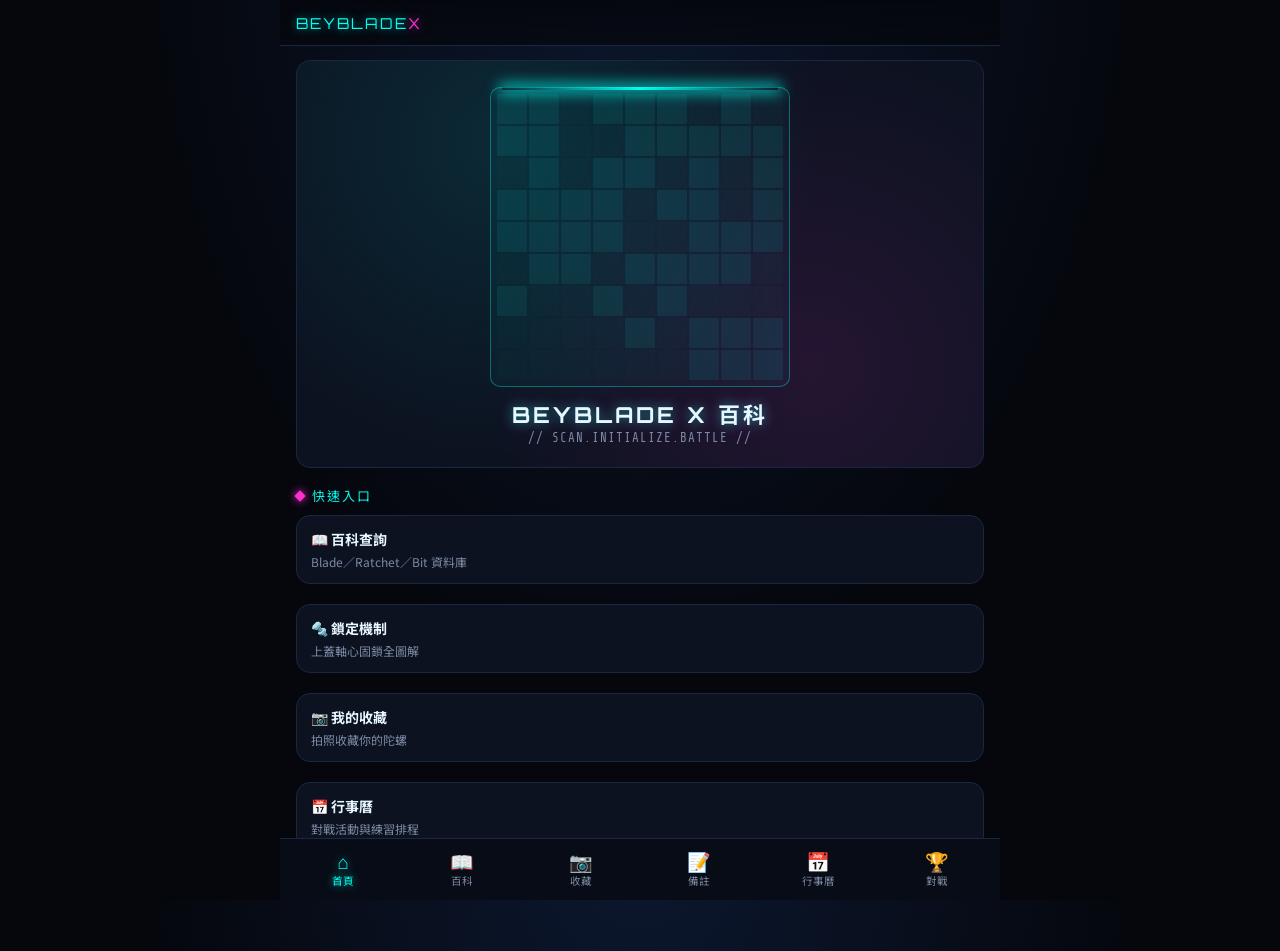
<file: index.html>
<!DOCTYPE html>
<html lang="zh-Hant">
<head>
<meta charset="UTF-8">
<meta name="viewport" content="width=device-width, initial-scale=1, viewport-fit=cover, maximum-scale=1">
<title>BEYBLADE X 百科</title>
<meta name="description" content="Cyberpunk 風格 BEYBLADE X 百科：刀刃／軸心／底尖資料庫、鎖定機制圖解、我的收藏、備註、行事曆與對戰紀錄。">
<meta name="theme-color" content="#05070d">
<link rel="manifest" href="manifest.json">
<link rel="icon" href="icons/icon-192.png">
<link rel="apple-touch-icon" href="icons/icon-192.png">
<meta name="apple-mobile-web-app-capable" content="yes">
<meta name="apple-mobile-web-app-status-bar-style" content="black-translucent">
<meta name="apple-mobile-web-app-title" content="BX 百科">
<link rel="preconnect" href="https://fonts.googleapis.com">
<link href="https://fonts.googleapis.com/css2?family=Orbitron:wght@600;800&family=Share+Tech+Mono&family=Noto+Sans+TC:wght@400;500;700&display=swap" rel="stylesheet">
<link rel="stylesheet" href="style.css">
</head>
<body>
<div class="app">

  <header class="topbar">
    <div class="logo">BEYBLADE<span>X</span></div>
    <div class="search-wrap" id="search-wrap" style="display:none;">
      <input type="search" id="search-input" placeholder="搜尋 Blade／Ratchet／Bit...">
    </div>
  </header>

  <main>

    <!-- ===== 首頁 ===== -->
    <section class="screen active" id="screen-home">
      <div class="hero">
        <div class="hero-stage">
          <div class="qr-grid" id="qr-grid"></div>
          <div class="scanline"></div>
          <div class="beys">
            <div class="bey cyan" id="bey-cyan"></div>
            <div class="bey magenta" id="bey-magenta"></div>
          </div>
          <div class="clash-spark"></div>
        </div>
        <h1>BEYBLADE X 百科</h1>
        <p class="tag">// SCAN.INITIALIZE.BATTLE //</p>
      </div>

      <div class="section-title">快速入口</div>
      <div class="grid2">
        <div class="card clickable" data-nav="screen-encyclopedia">
          <h3 style="margin:0 0 4px;font-size:14px;">📖 百科查詢</h3>
          <p class="small muted" style="margin:0;">Blade／Ratchet／Bit 資料庫</p>
        </div>
        <div class="card clickable" data-nav="screen-encyclopedia" data-lock="1">
          <h3 style="margin:0 0 4px;font-size:14px;">🔩 鎖定機制</h3>
          <p class="small muted" style="margin:0;">上蓋軸心固鎖全圖解</p>
        </div>
        <div class="card clickable" data-nav="screen-collection">
          <h3 style="margin:0 0 4px;font-size:14px;">📷 我的收藏</h3>
          <p class="small muted" style="margin:0;">拍照收藏你的陀螺</p>
        </div>
        <div class="card clickable" data-nav="screen-calendar">
          <h3 style="margin:0 0 4px;font-size:14px;">📅 行事曆</h3>
          <p class="small muted" style="margin:0;">對戰活動與練習排程</p>
        </div>
      </div>
    </section>

    <!-- ===== 百科 ===== -->
    <section class="screen" id="screen-encyclopedia">
      <div class="chiprow" id="part-tabs">
        <button class="chip active" data-part="blade">Blade 刀刃</button>
        <button class="chip" data-part="ratchet">Ratchet 軸心</button>
        <button class="chip" data-part="bit">Bit 底尖</button>
        <button class="chip" data-part="lock">🔩 鎖定機制</button>
      </div>

      <div id="part-search-area">
        <div class="chiprow" id="part-filters"></div>
      </div>
      <div id="part-list"></div>

      <div id="lock-explainer" class="lock-explainer" style="display:none;">
        <div class="section-title">上蓋・軸心・固鎖 全圖解</div>
        <p class="small muted" style="margin-top:-4px;">BEYBLADE X 的三段式結構：Blade（刀刃）／Ratchet（軸心）／Bit（底尖），中間的 Ratchet 就是負責「固鎖」與「爆裂（Burst）」判定的關鍵零件。</p>

        <div class="lock-diagram">
          <div class="lock-step" data-n="1">
            <div class="part-shape"></div>
            <div class="txt">
              <h4>Blade（刀刃）＋ Lock Chip（鎖定晶片）</h4>
              <p>刀刃底部有鎖定晶片（常見為塑膠晶片或金屬晶片），會卡進 Ratchet 頂端的凹槽。金屬晶片較重、卡合較穩，塑膠晶片較輕、有利加速旋轉。</p>
            </div>
          </div>
          <div class="lock-step" data-n="2">
            <div class="part-shape"></div>
            <div class="txt">
              <h4>Ratchet 上半部：Socket（卡榫）＋ Latch（扣鎖）</h4>
              <p>Ratchet 頂端的卡榫與扣鎖組成「雙穩態卡扣」，平常鎖緊固定 Blade；當受到夠強的撞擊，卡榫會瞬間轉到「解鎖」位置，讓刀刃鬆脫，這就是俗稱的 Burst（爆裂判定）。</p>
            </div>
          </div>
          <div class="lock-step" data-n="3">
            <div class="part-shape"></div>
            <div class="txt">
              <h4>Ratchet 下半部：Shaft（軸柱）＋ Base（底座）</h4>
              <p>軸柱與底座決定了 Ratchet 的「身高」規格（例如 60、70、80），也決定能搭配哪種摩擦力的 Bit——身高數字越大，底座越高、握持 Bit 的力道通常也越紮實。</p>
            </div>
          </div>
          <div class="lock-step" data-n="4">
            <div class="part-shape"></div>
            <div class="txt">
              <h4>Bit（底尖）卡入 Base</h4>
              <p>Bit 靠摩擦力卡進 Base 底部，不同底尖形狀（尖、扁、球狀…）會直接影響旋轉時間、位移方式與攻防手感，是整組配裝最後也是最關鍵的手感調校。</p>
            </div>
          </div>
        </div>

        <div class="card">
          <h4 style="margin:0 0 6px;font-size:13.5px;">💡 組裝小提醒</h4>
          <p class="small" style="margin:0;color:#b7c6dd;line-height:1.7;">1. 鎖上 Ratchet 前先確認卡榫方向對齊凹槽再壓緊。<br>2. 螺絲鎖太緊或太鬆都會讓固鎖不穩，建議請大人協助用十字或三爪螺絲起子鎖到「剛好卡緊」即可。<br>3. 固鎖鬆動時陀螺容易提早解體，別忘了定期檢查喔！</p>
        </div>
      </div>
    </section>

    <!-- ===== 收藏 ===== -->
    <section class="screen" id="screen-collection">
      <div class="section-title" style="display:flex;justify-content:space-between;align-items:center;">
        <span>我的收藏</span>
        <button class="btn sm" id="btn-add-collect">＋ 新增收藏</button>
      </div>
      <div class="grid2" id="collection-grid"></div>
    </section>

    <!-- ===== 備註 ===== -->
    <section class="screen" id="screen-notes">
      <div class="section-title" style="display:flex;justify-content:space-between;align-items:center;">
        <span>自訂備註</span>
        <button class="btn sm" id="btn-add-note">＋ 新增備註</button>
      </div>
      <div id="notes-list"></div>
    </section>

    <!-- ===== 行事曆 ===== -->
    <section class="screen" id="screen-calendar">
      <div class="section-title" style="display:flex;justify-content:space-between;align-items:center;">
        <span>行事曆</span>
        <button class="btn sm" id="btn-add-event">＋ 新增活動</button>
      </div>
      <div class="card">
        <div class="cal-head">
          <button class="btn ghost sm" id="cal-prev">←</button>
          <h3 id="cal-title"></h3>
          <button class="btn ghost sm" id="cal-next">→</button>
        </div>
        <div class="cal-grid" id="cal-grid"></div>
      </div>
      <div class="section-title" id="day-label"></div>
      <div id="day-events"></div>
    </section>

    <!-- ===== 對戰紀錄 ===== -->
    <section class="screen" id="screen-battles">
      <div class="section-title" style="display:flex;justify-content:space-between;align-items:center;">
        <span>對戰紀錄</span>
        <button class="btn sm" id="btn-add-battle">＋ 新增紀錄</button>
      </div>
      <div id="battle-stats"></div>
      <div id="battles-list"></div>
    </section>

  </main>

  <nav class="tabbar">
    <button class="active" data-target="screen-home"><span class="ic">⌂</span>首頁</button>
    <button data-target="screen-encyclopedia"><span class="ic">📖</span>百科</button>
    <button data-target="screen-collection"><span class="ic">📷</span>收藏</button>
    <button data-target="screen-notes"><span class="ic">📝</span>備註</button>
    <button data-target="screen-calendar"><span class="ic">📅</span>行事曆</button>
    <button data-target="screen-battles"><span class="ic">🏆</span>對戰</button>
  </nav>

  <div class="modal-backdrop" id="modal-backdrop">
    <div class="modal">
      <div class="modal-head">
        <h2 id="modal-title"></h2>
        <button class="modal-close" id="modal-close">✕</button>
      </div>
      <div id="modal-body"></div>
    </div>
  </div>

  <div class="toast" id="toast"></div>

</div>

<script src="app.js"></script>
<script>
  // home quick-entry cards navigate to the right tab (and optionally open lock explainer)
  document.querySelectorAll('[data-nav]').forEach(card => {
    card.addEventListener('click', () => {
      document.querySelector(`nav.tabbar button[data-target="${card.dataset.nav}"]`).click();
      if(card.dataset.lock){
        setTimeout(() => document.querySelector('#part-tabs button[data-part="lock"]').click(), 0);
      }
    });
  });
</script>
</body>
</html>
</file>
<file: style.css>
/* ============ BEYBLADE X 百科 — Cyberpunk theme ============ */
:root{
  --bg: #05070d;
  --bg-panel: #0c1220;
  --bg-panel-2: #0f1729;
  --line: #1b2740;
  --cyan: #00fff2;
  --cyan-dim: #0891a3;
  --magenta: #ff2fd0;
  --magenta-dim: #a3208c;
  --purple: #7b2ff7;
  --text: #e6f7ff;
  --muted: #7c8aa3;
  --danger: #ff4d5e;
  --radius: 14px;
  --font-display: 'Orbitron', 'Noto Sans TC', sans-serif;
  --font-body: 'Noto Sans TC', 'Share Tech Mono', sans-serif;
  --font-mono: 'Share Tech Mono', 'Noto Sans TC', monospace;
}

*{ box-sizing: border-box; }
html,body{ height:100%; }
body{
  margin:0;
  background: radial-gradient(ellipse at 50% -10%, #0c1830 0%, var(--bg) 55%);
  color: var(--text);
  font-family: var(--font-body);
  -webkit-tap-highlight-color: transparent;
  overflow-x:hidden;
}

::selection{ background: var(--magenta); color:#05070d; }

a{ color: var(--cyan); }

:focus-visible{
  outline: 2px solid var(--cyan);
  outline-offset: 2px;
  border-radius: 4px;
}

button{ font-family: inherit; }

/* ---------- App shell ---------- */
.app{
  max-width: 720px;
  margin: 0 auto;
  min-height: 100dvh;
  display:flex;
  flex-direction:column;
  position:relative;
}

header.topbar{
  position: sticky; top:0; z-index: 20;
  display:flex; align-items:center; gap:10px;
  padding: 14px 16px 12px;
  background: linear-gradient(180deg, rgba(5,7,13,.96), rgba(5,7,13,.7));
  backdrop-filter: blur(6px);
  border-bottom: 1px solid var(--line);
}
header.topbar .logo{
  font-family: var(--font-display);
  letter-spacing: 2px;
  font-size: 15px;
  color: var(--cyan);
  text-shadow: 0 0 10px rgba(0,255,242,.6);
  white-space:nowrap;
}
header.topbar .logo span{ color: var(--magenta); text-shadow: 0 0 10px rgba(255,47,208,.6); }
header.topbar .search-wrap{ flex:1; position:relative; }
header.topbar input[type="search"]{
  width:100%;
  background: var(--bg-panel);
  border: 1px solid var(--line);
  color: var(--text);
  padding: 9px 12px 9px 34px;
  border-radius: 999px;
  font-size: 14px;
}
header.topbar input[type="search"]::placeholder{ color: var(--muted); }
header.topbar .search-wrap::before{
  content:"⌕";
  position:absolute; left:12px; top:50%; transform:translateY(-50%);
  color: var(--cyan); font-size:16px; pointer-events:none;
}

main{ flex:1; padding: 14px 16px 90px; }

.screen{ display:none; animation: fadein .25s ease; }
.screen.active{ display:block; }
@keyframes fadein{ from{opacity:0; transform:translateY(6px);} to{opacity:1; transform:none;} }

/* ---------- Bottom nav ---------- */
nav.tabbar{
  position: fixed; left:0; right:0; bottom:0; z-index:30;
  max-width: 720px; margin: 0 auto;
  display:flex;
  background: rgba(9,13,24,.95);
  backdrop-filter: blur(8px);
  border-top: 1px solid var(--line);
  padding: 6px 4px calc(6px + env(safe-area-inset-bottom));
}
nav.tabbar button{
  flex:1; background:none; border:none; color: var(--muted);
  display:flex; flex-direction:column; align-items:center; gap:3px;
  padding:6px 2px; font-size:10.5px; cursor:pointer; border-radius:10px;
}
nav.tabbar button .ic{ font-size:19px; line-height:1; }
nav.tabbar button.active{ color: var(--cyan); text-shadow: 0 0 8px rgba(0,255,242,.7); }
nav.tabbar button:active{ background: rgba(0,255,242,.08); }

/* ---------- Hero / intro (QR scan reveal) ---------- */
.hero{
  position: relative;
  border-radius: var(--radius);
  overflow:hidden;
  background:
    radial-gradient(circle at 30% 20%, rgba(0,255,242,.10), transparent 55%),
    radial-gradient(circle at 75% 75%, rgba(255,47,208,.10), transparent 55%),
    var(--bg-panel);
  border: 1px solid var(--line);
  padding: 22px 16px 18px;
  margin-bottom: 16px;
}
.hero-stage{
  position:relative;
  width: 100%;
  max-width: 300px;
  aspect-ratio: 1/1;
  margin: 4px auto 10px;
}
.qr-grid{
  position:absolute; inset:0;
  display:grid;
  grid-template-columns: repeat(9,1fr);
  grid-template-rows: repeat(9,1fr);
  gap:2px;
  padding: 6px;
  background: rgba(0,255,242,.03);
  border: 1px solid rgba(0,255,242,.35);
  border-radius: 10px;
}
.qr-grid i{
  background: rgba(0,255,242,.16);
  border-radius: 1px;
  animation: qrflicker 2.6s infinite;
  animation-delay: calc(var(--d) * 1ms);
}
@keyframes qrflicker{
  0%,100%{ opacity:.15; }
  50%{ opacity:.55; }
}
.scanline{
  position:absolute; left:4%; right:4%; height:3px;
  background: linear-gradient(90deg, transparent, var(--cyan), transparent);
  box-shadow: 0 0 14px 3px rgba(0,255,242,.8);
  animation: scan 2.6s ease-in-out infinite;
  pointer-events:none;
}
@keyframes scan{
  0%{ top:6%; opacity:0; }
  8%{ opacity:1; }
  50%{ top:94%; opacity:1; }
  58%{ opacity:0; }
  100%{ top:94%; opacity:0; }
}
.beys{
  position:absolute; inset:0;
  display:flex; align-items:center; justify-content:center;
  opacity:0;
  animation: beyreveal 2.6s ease-in-out infinite;
  pointer-events:none;
}
@keyframes beyreveal{
  0%,55%{ opacity:0; }
  70%{ opacity:1; }
  100%{ opacity:1; }
}
.bey{
  width: 34%;
  transform-origin:center;
}
.bey svg{ width:100%; height:100%; display:block; }
.bey.cyan{ animation: spin 0.9s linear infinite, slideInLeft 2.6s ease-in-out infinite; filter: drop-shadow(0 0 8px rgba(0,255,242,.85)); }
.bey.magenta{ animation: spin 0.9s linear infinite reverse, slideInRight 2.6s ease-in-out infinite; filter: drop-shadow(0 0 8px rgba(255,47,208,.85)); }
@keyframes spin{ to{ transform: rotate(360deg); } }
@keyframes slideInLeft{
  0%,58%{ margin-right:38%; }
  78%,100%{ margin-right:4%; }
}
@keyframes slideInRight{
  0%,58%{ margin-left:38%; }
  78%,100%{ margin-left:4%; }
}
.clash-spark{
  position:absolute; top:50%; left:50%; width:26%; height:26%;
  transform: translate(-50%,-50%) scale(0);
  border-radius:50%;
  background: radial-gradient(circle, #fff 0%, var(--cyan) 35%, var(--magenta) 70%, transparent 75%);
  animation: clash 2.6s ease-in-out infinite;
  pointer-events:none;
}
@keyframes clash{
  0%,76%{ transform: translate(-50%,-50%) scale(0); opacity:0; }
  82%{ transform: translate(-50%,-50%) scale(1.5); opacity:1; }
  92%{ transform: translate(-50%,-50%) scale(0.6); opacity:0; }
  100%{ opacity:0; }
}
.hero h1{
  font-family: var(--font-display);
  text-align:center;
  font-size: 22px;
  letter-spacing: 3px;
  margin: 6px 0 2px;
  color: var(--text);
  text-shadow: 0 0 12px rgba(0,255,242,.5), 0 0 22px rgba(255,47,208,.25);
}
.hero p.tag{
  text-align:center; color: var(--muted); font-size:12.5px; margin:0 0 4px;
  font-family: var(--font-mono); letter-spacing:1px;
}

@media (prefers-reduced-motion: reduce){
  .qr-grid i, .scanline, .beys, .bey.cyan, .bey.magenta, .clash-spark{ animation: none !important; }
  .beys{ opacity:1; }
}

/* ---------- Section headers ---------- */
.section-title{
  font-family: var(--font-display);
  font-size: 13px; letter-spacing:2px; color: var(--cyan);
  margin: 18px 0 10px; display:flex; align-items:center; gap:8px;
}
.section-title::before{ content:""; width:8px; height:8px; background:var(--magenta); box-shadow:0 0 8px var(--magenta); transform:rotate(45deg); }

/* ---------- Chips / filter row ---------- */
.chiprow{ display:flex; gap:8px; overflow-x:auto; padding-bottom:4px; margin-bottom:10px; }
.chiprow::-webkit-scrollbar{ display:none; }
.chip{
  flex: none;
  padding: 6px 14px; border-radius: 999px; font-size:12.5px;
  border: 1px solid var(--line); background: var(--bg-panel); color: var(--muted);
  cursor:pointer; white-space:nowrap;
}
.chip.active{ border-color: var(--cyan); color: var(--cyan); box-shadow: inset 0 0 10px rgba(0,255,242,.15); }

/* ---------- Cards ---------- */
.card{
  background: var(--bg-panel);
  border: 1px solid var(--line);
  border-radius: var(--radius);
  padding: 13px 14px;
  margin-bottom: 10px;
}
.card.clickable{ cursor:pointer; }
.card.clickable:active{ border-color: var(--cyan); }

.part-card{ display:flex; align-items:center; gap:12px; }
.part-badge{
  flex:none; width:46px; height:46px; border-radius:10px;
  display:flex; align-items:center; justify-content:center;
  font-family: var(--font-mono); font-size:11px; text-align:center;
  border: 1px solid var(--cyan); color: var(--cyan);
  background: rgba(0,255,242,.06);
}
.part-badge.magenta{ border-color: var(--magenta); color: var(--magenta); background: rgba(255,47,208,.06); }
.part-info{ flex:1; min-width:0; }
.part-info h3{ margin:0 0 2px; font-size:14.5px; }
.part-info .zh{ color: var(--muted); font-size:12px; margin:0 0 4px; }
.part-info p{ margin:0; font-size:12.5px; color:#b7c6dd; line-height:1.5; }
.tag-pill{
  display:inline-block; font-size:10.5px; padding:2px 8px; border-radius:999px;
  margin-top:6px; font-family: var(--font-mono); letter-spacing:.5px;
}
.tag-attack{ background: rgba(255,77,94,.15); color:#ff8a95; }
.tag-defense{ background: rgba(0,255,242,.15); color: var(--cyan); }
.tag-stamina{ background: rgba(123,47,247,.18); color:#c6a3ff; }
.tag-balance{ background: rgba(255,47,208,.15); color: var(--magenta); }
.tag-simple, .tag-special{ background: rgba(124,138,163,.18); color: var(--muted); }

.empty{ text-align:center; color: var(--muted); padding: 30px 10px; font-size:13px; }

/* ---------- Lock mechanism explainer ---------- */
.lock-explainer{ padding: 4px 0; }
.lock-diagram{
  display:flex; flex-direction:column; gap:0; margin: 6px 0 16px;
}
.lock-step{
  display:flex; gap:12px; padding: 12px 0;
  border-left: 2px solid var(--line);
  padding-left: 16px; margin-left: 10px; position:relative;
}
.lock-step::before{
  content: attr(data-n);
  position:absolute; left:-13px; top:10px;
  width:24px; height:24px; border-radius:50%;
  background: var(--bg); border: 1px solid var(--cyan); color: var(--cyan);
  font-family: var(--font-mono); font-size:11px;
  display:flex; align-items:center; justify-content:center;
}
.lock-step:last-child{ border-left-color: transparent; }
.lock-step .part-shape{ flex:none; width:56px; height:56px; }
.lock-step .part-shape svg{ width:100%; height:100%; }
.lock-step .txt h4{ margin:0 0 4px; font-size:14px; color: var(--text); }
.lock-step .txt p{ margin:0; font-size:12.5px; color:#b7c6dd; line-height:1.6; }

/* ---------- Forms ---------- */
.field{ margin-bottom:12px; }
.field label{ display:block; font-size:12px; color: var(--muted); margin-bottom:5px; letter-spacing:.5px; }
.field input, .field textarea, .field select{
  width:100%; background: var(--bg-panel); border:1px solid var(--line); color: var(--text);
  padding:10px 12px; border-radius:10px; font-size:14px; font-family:inherit;
}
.field textarea{ resize:vertical; min-height:70px; }
.btn{
  display:inline-flex; align-items:center; justify-content:center; gap:6px;
  padding: 10px 16px; border-radius: 10px; border:1px solid var(--cyan);
  background: rgba(0,255,242,.08); color: var(--cyan); font-size:13.5px;
  cursor:pointer; font-family: var(--font-display); letter-spacing:1px;
}
.btn:active{ background: rgba(0,255,242,.2); }
.btn.magenta{ border-color: var(--magenta); color: var(--magenta); background: rgba(255,47,208,.08); }
.btn.magenta:active{ background: rgba(255,47,208,.2); }
.btn.ghost{ border-color: var(--line); color: var(--muted); background:transparent; }
.btn.block{ width:100%; }
.btn.danger{ border-color: var(--danger); color: var(--danger); background: rgba(255,77,94,.08); }
.btn.sm{ padding:6px 10px; font-size:11.5px; }

.row{ display:flex; gap:10px; }
.row > *{ flex:1; }

/* ---------- Collection list (compact row: square thumb + name/note) ---------- */
.grid2{ display:flex; flex-direction:column; gap:10px; }
.collect-card-rich{ display:flex; gap:12px; align-items:flex-start; }
.collect-card-rich .cc-img-wrap{
  position:relative; width:84px; height:84px; flex:none; border-radius:10px; overflow:hidden; background:#0c1220;
}
.collect-card-rich .cc-img-wrap img{ width:100%; height:100%; object-fit:cover; display:block; }
.collect-card-rich .cc-img-empty{ display:flex; align-items:center; justify-content:center; }
.collect-card-rich .cc-img-empty svg{ width:40px; height:40px; }
.collect-card-rich .cc-count{
  position:absolute; right:3px; bottom:3px; background: rgba(5,7,13,.8); border:1px solid var(--cyan);
  color: var(--cyan); font-size:9px; padding:1px 5px; border-radius:999px; font-family: var(--font-mono);
}
.collect-card-rich .cc-body{ flex:1; min-width:0; padding-top:2px; }
.collect-card-rich .cc-body h3{ margin:0 0 4px; font-size:14px; }
.collect-card-rich .cc-body p{ margin:0; font-size:12px; color:#b7c6dd; line-height:1.5; }

.gallery{ display:flex; gap:8px; overflow-x:auto; padding-bottom:4px; }
.gallery img{ flex:none; width:70%; max-width:280px; border-radius:10px; object-fit:cover; aspect-ratio:4/3; }
.gallery img:only-child{ width:100%; max-width:none; }

/* ---------- Cross-category search badge + highlight ---------- */
.cat-pill{
  display:inline-block; font-size:10px; padding:2px 7px; border-radius:999px; border:1px solid;
  font-family: var(--font-mono); letter-spacing:.5px; margin-bottom:4px;
}
mark.hi{ background: rgba(255,47,208,.35); color: var(--text); padding:0 1px; border-radius:2px; }

/* ---------- Notes list ---------- */
.note-item{ display:flex; justify-content:space-between; align-items:flex-start; gap:10px; }
.note-item .note-body{ flex:1; }
.note-item .note-body h4{ margin:0 0 4px; font-size:13.5px; }
.note-item .note-body p{ margin:0; font-size:12.5px; color:#b7c6dd; white-space:pre-wrap; }
.note-item .note-date{ font-size:10.5px; color: var(--muted); font-family: var(--font-mono); margin-top:4px; }

/* ---------- Calendar ---------- */
.cal-head{ display:flex; align-items:center; justify-content:space-between; margin-bottom:10px; }
.cal-head h3{ font-family: var(--font-display); font-size:15px; margin:0; letter-spacing:1px; }
.cal-grid{ display:grid; grid-template-columns: repeat(7,1fr); gap:4px; }
.cal-dow{ text-align:center; font-size:10.5px; color: var(--muted); padding-bottom:4px; }
.cal-cell{
  aspect-ratio:1; display:flex; flex-direction:column; align-items:center; justify-content:flex-start;
  padding-top:5px; border-radius:8px; font-size:12px; color: var(--muted);
  border:1px solid transparent; cursor:pointer; position:relative;
}
.cal-cell.inmonth{ color: var(--text); }
.cal-cell.today{ border-color: var(--cyan); color: var(--cyan); }
.cal-cell .dot{ width:5px; height:5px; border-radius:50%; background: var(--magenta); margin-top:3px; box-shadow:0 0 6px var(--magenta); }
.cal-cell.selected{ background: rgba(0,255,242,.12); border-color: var(--cyan); }

.event-item{ display:flex; gap:10px; align-items:center; }
.event-item .ev-dot{ width:8px; height:8px; border-radius:50%; background: var(--magenta); flex:none; box-shadow:0 0 6px var(--magenta); }
.event-item .ev-body{ flex:1; }
.event-item .ev-body h4{ margin:0 0 2px; font-size:13.5px; }
.event-item .ev-body p{ margin:0; font-size:11.5px; color: var(--muted); font-family: var(--font-mono); }

/* ---------- Battle log ---------- */
#battle-stats .empty{ padding:20px 10px; }
.battle-stat-row{
  display:flex; justify-content:space-between; background: var(--bg-panel); border:1px solid var(--line);
  border-radius: var(--radius); padding:14px 8px; margin-bottom:14px;
}
.battle-stat{ flex:1; text-align:center; }
.battle-stat .bs-num{ font-family: var(--font-display); font-size:20px; color: var(--text); }
.battle-stat .bs-label{ font-size:10.5px; color: var(--muted); margin-top:2px; }

.battle-item{ display:flex; gap:12px; align-items:flex-start; }
.res-badge{
  flex:none; width:34px; height:34px; border-radius:50%; display:flex; align-items:center; justify-content:center;
  font-family: var(--font-display); font-size:14px; border:1px solid var(--line);
}
.res-badge.res-win{ border-color: var(--cyan); color: var(--cyan); background: rgba(0,255,242,.08); box-shadow:0 0 8px rgba(0,255,242,.3); }
.res-badge.res-lose{ border-color: var(--magenta); color: var(--magenta); background: rgba(255,47,208,.08); box-shadow:0 0 8px rgba(255,47,208,.3); }
.res-badge.res-draw{ border-color: var(--muted); color: var(--muted); }
.battle-body{ flex:1; }
.battle-body h4{ margin:0 0 2px; font-size:13.5px; }
.battle-body p{ margin:0 0 2px; }

/* ---------- Modal ---------- */
.modal-backdrop{
  position:fixed; inset:0; background: rgba(2,4,10,.72); backdrop-filter: blur(3px);
  display:none; align-items:flex-end; justify-content:center; z-index:50;
}
.modal-backdrop.open{ display:flex; }
.modal{
  width:100%; max-width:720px; max-height:85dvh; overflow-y:auto;
  background: var(--bg-panel-2); border:1px solid var(--line); border-top:2px solid var(--cyan);
  border-radius: 18px 18px 0 0; padding: 16px 16px calc(20px + env(safe-area-inset-bottom));
  animation: slideup .25s ease;
}
@keyframes slideup{ from{ transform: translateY(30px); opacity:0; } to{ transform:none; opacity:1; } }
.modal-head{ display:flex; justify-content:space-between; align-items:center; margin-bottom:10px; }
.modal-head h2{ font-family: var(--font-display); font-size:16px; margin:0; letter-spacing:1px; color: var(--cyan); }
.modal-close{ background:none; border:1px solid var(--line); color: var(--muted); border-radius:8px; width:30px; height:30px; cursor:pointer; }

.detail-hero{ display:flex; align-items:center; gap:14px; margin-bottom:14px; }
.detail-hero .part-shape{ width:64px; height:64px; flex:none; }
.detail-hero .part-shape svg{ width:100%; height:100%; }

.my-note-box{
  margin-top:16px; padding:12px 14px; border-radius:12px;
  background: rgba(255,47,208,.06); border:1px solid rgba(255,47,208,.35);
}
.my-note-box h4{ margin:0 0 8px; font-size:13px; color: var(--magenta); }
.my-note-box textarea{
  width:100%; min-height:70px; background: rgba(5,7,13,.5); border:1px solid rgba(255,47,208,.3);
  color: var(--text); border-radius:8px; padding:8px 10px; font-size:13px; font-family:inherit; resize:vertical;
}

/* ---------- Random combo ---------- */
.combo-row{ display:flex; flex-direction:column; gap:10px; }
.combo-part{
  padding:10px 12px; border-radius:10px; background: var(--bg-panel); border:1px solid var(--line); cursor:pointer;
}
.combo-part h4{ margin:4px 0 2px; font-size:14px; }
.combo-part p{ margin:0; }

.toast{
  position:fixed; left:50%; bottom:92px; transform:translateX(-50%);
  background: var(--bg-panel-2); border:1px solid var(--cyan); color:var(--cyan);
  padding:9px 16px; border-radius:999px; font-size:12.5px; z-index:60;
  opacity:0; pointer-events:none; transition: opacity .2s ease;
}
.toast.show{ opacity:1; }

.muted{ color: var(--muted); }
.mt0{ margin-top:0; }
.small{ font-size:12px; }

#file-input{ display:none; }

.spin-g{ animation: spinslow 3.2s linear infinite; }
@keyframes spinslow{ to{ transform: rotate(360deg); } }
@media (prefers-reduced-motion: reduce){ .spin-g{ animation: none; } }

.part-badge svg{ width:100%; height:100%; }
</file>
